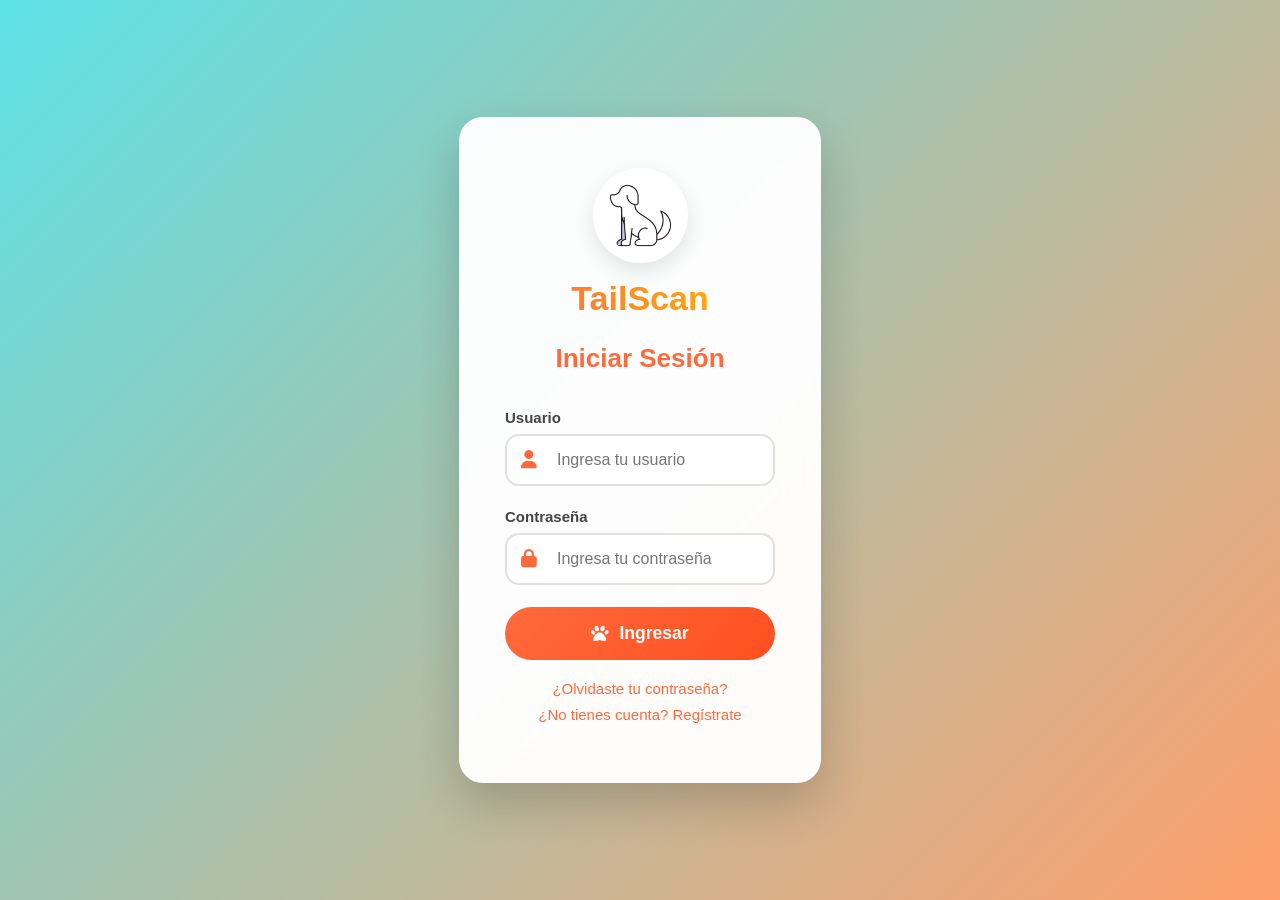
<file: index.html>
<!DOCTYPE html>
<html lang="es">
<head>
    <meta charset="UTF-8">
    <meta name="viewport" content="width=device-width, initial-scale=1.0">
    <title>TailScan - Iniciar Sesión</title>
    <link rel="stylesheet" href="assets/css/styles.css">
    <link rel="stylesheet" href="https://cdnjs.cloudflare.com/ajax/libs/font-awesome/6.6.0/css/all.min.css"/>
</head>
<body>
    <main>
        <div class="login-container">
            
            <!-- Logo / Icono -->
            <div class="logo-container">
                <img src="assets/img/mascota.png" alt="TailScan" class="dog-icon">
                <h1 class="title">TailScan</h1>
            </div>

            <h2 class="login-heading">Iniciar Sesión</h2>

            <form action="#" method="post" id="loginForm">
                <div class="input-group">
                    <label for="user">Usuario</label>
                    <div class="input-wrapper">
                        <i class="fas fa-user"></i>
                        <input type="text" id="user" placeholder="Ingresa tu usuario" required>
                    </div>
                </div>

                <div class="input-group">
                    <label for="password">Contraseña</label>
                    <div class="input-wrapper">
                        <i class="fas fa-lock"></i>
                        <input type="password" id="password" placeholder="Ingresa tu contraseña" required>
                    </div>
                </div>

                <button type="button" class="btn-login" id="btn">
                    <i class="fas fa-paw"></i> Ingresar
                </button>
            </form>

            <div class="footer-links">
                <a href="#">¿Olvidaste tu contraseña?</a>
                <a href="#">¿No tienes cuenta? Regístrate</a>
            </div>
        </div>
    </main>

    <script src="assets/js/logIn.js"></script>
</body>
</html>
</file>
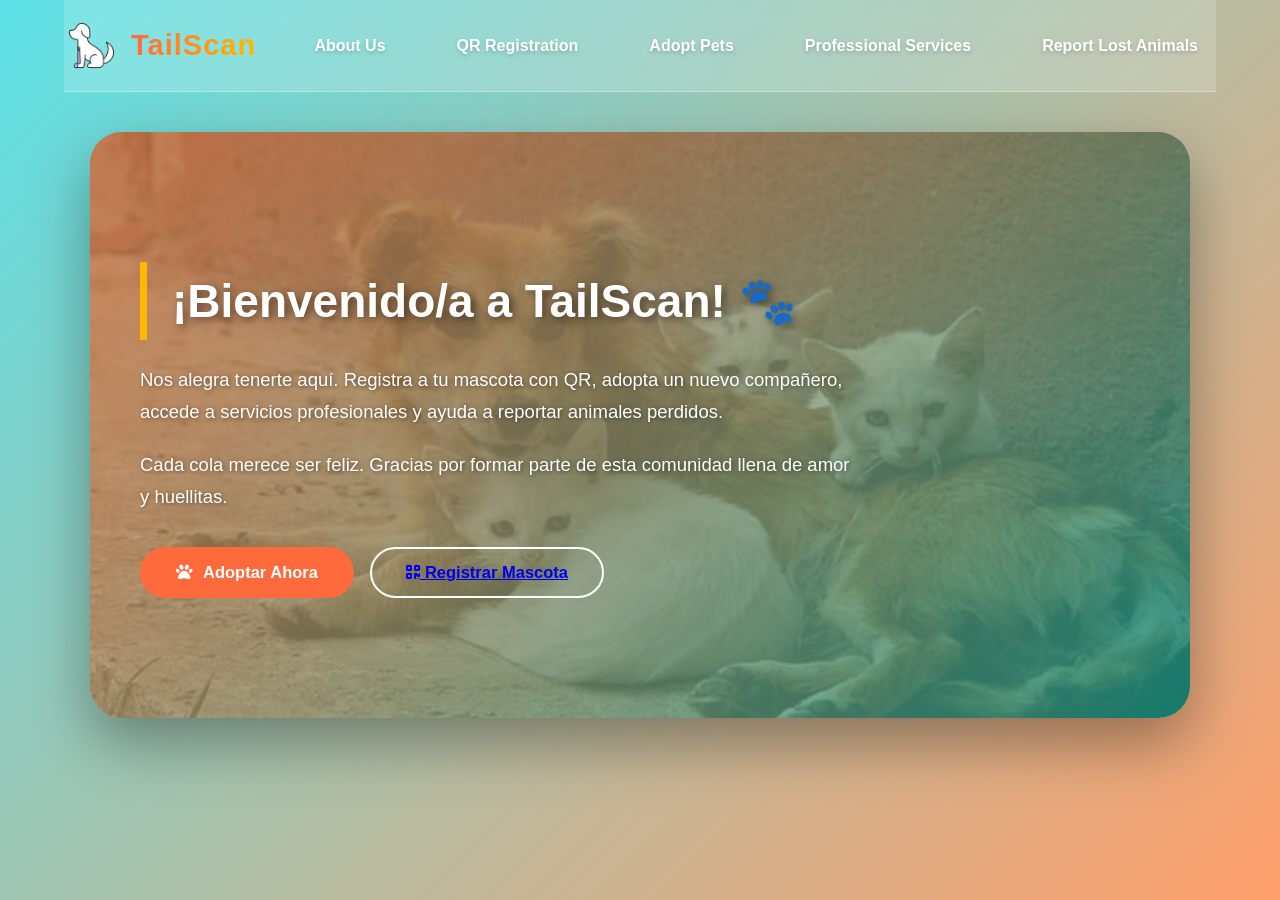
<file: components/home.html>
<!DOCTYPE html>
<html lang="es">
<head>
  <meta charset="UTF-8" />
  <meta name="viewport" content="width=device-width, initial-scale=1.0"/>
  <title>TailScan - Cuidado y Amor para Mascotas</title>
  
  <link rel="stylesheet" href="../assets/css/home.css" />
  <link rel="stylesheet" href="https://cdnjs.cloudflare.com/ajax/libs/font-awesome/6.6.0/css/all.min.css"/>
</head>
<body>

  <!-- Header -->
  <header class="header">
    <div class="logo">
      <img src="../assets/img/mascota.png" alt="TailScan" onerror="this.src='https://via.placeholder.com/55/FF6A3D/ffffff?text=🐾'">
      <h1>TailScan</h1>
    </div>
    
    <nav class="navbar">
      <ul>
        <li><a href="#">About Us</a></li>
        <li><a href="#">QR Registration</a></li>
        <li><a href="#">Adopt Pets</a></li>
        <li><a href="#">Professional Services</a></li>
        <li><a href="#">Report Lost Animals</a></li>
      </ul>
    </nav>
  </header>

  <!-- Hero -->
  <section class="hero">
    <h2>¡Bienvenido/a a TailScan! 🐾</h2>
    <p>
      Nos alegra tenerte aquí. Registra a tu mascota con QR, adopta un nuevo compañero, 
      accede a servicios profesionales y ayuda a reportar animales perdidos.
    </p>
    <p>
      Cada cola merece ser feliz. Gracias por formar parte de esta comunidad llena de amor y huellitas.
    </p>
    
    <div class="buttons">
      <button class="btn-primary">
        <i class="fas fa-paw"></i> Adoptar Ahora
      </button>
      <button class="btn-secondary">
        <a href="form.html"><i class="fas fa-qrcode"></i> Registrar Mascota</a>
      </button>
    </div>
  </section>

</body>
</html>
</file>
<file: assets/css/styles.css>
* {
    margin: 0;
    padding: 0;
    box-sizing: border-box;
}

body {
    font-family: 'Segoe UI', Tahoma, Geneva, Verdana, sans-serif;
    background: linear-gradient(135deg, #5CE1E6 0%, #FF9F6B 100%);
    min-height: 100vh;
    display: flex;
    align-items: center;
    justify-content: center;
    color: #333;
}

.login-container {
    background: rgba(255, 255, 255, 0.96);
    backdrop-filter: blur(16px);
    padding: 50px 45px;           /* Aumentado */
    border-radius: 24px;
    box-shadow: 0 20px 45px rgba(0, 0, 0, 0.18);
    width: 100%;
    max-width: 480px;             /* ← Más ancho (antes 420px) */
    text-align: center;
    border: 1px solid rgba(255, 255, 255, 0.7);
}

.logo-container {
    margin-bottom: 25px;
}

.dog-icon {
    width: 95px;
    height: 95px;
    border-radius: 50%;
    background: white;
    padding: 10px;
    box-shadow: 0 8px 20px rgba(0, 0, 0, 0.1);
    margin-bottom: 12px;
}

.title {
    font-size: 34px;
    font-weight: 700;
    background: linear-gradient(90deg, #FF6A3D, #FFB800);
    -webkit-background-clip: text;
    background-clip: text;
    color: transparent;
}

.login-heading {
    color: #FF6A3D;
    margin-bottom: 35px;
    font-size: 26px;
    font-weight: 600;
}

/* Inputs */
.input-group {
    margin-bottom: 22px;
    text-align: left;
}

.input-group label {
    display: block;
    margin-bottom: 8px;
    font-weight: 600;
    color: #444;
    font-size: 15px;
}

.input-wrapper {
    position: relative;
}

.input-wrapper i {
    position: absolute;
    left: 16px;
    top: 50%;
    transform: translateY(-50%);
    color: #FF6A3D;
    font-size: 18px;
}

.input-wrapper input {
    width: 100%;
    padding: 15px 16px 15px 50px;
    border: 2px solid #e0e0e0;
    border-radius: 14px;
    font-size: 16px;
    transition: all 0.3s ease;
}

.input-wrapper input:focus {
    outline: none;
    border-color: #FF6A3D;
    box-shadow: 0 0 0 4px rgba(255, 106, 61, 0.15);
}

/* Botón */
.btn-login {
    width: 100%;
    padding: 16px;
    margin: 15px 0 20px;
    background: linear-gradient(135deg, #FF6A3D, #FF4F1F);
    color: white;
    border: none;
    border-radius: 50px;
    font-size: 17.5px;
    font-weight: 600;
    cursor: pointer;
    transition: all 0.4s ease;
    display: flex;
    align-items: center;
    justify-content: center;
    gap: 10px;
}

.btn-login:hover {
    transform: translateY(-4px);
    box-shadow: 0 15px 30px rgba(255, 106, 61, 0.45);
}

/* Enlaces */
.footer-links {
    margin-top: 20px;
}

.footer-links a {
    display: block;
    color: #FF6A3D;
    text-decoration: none;
    margin: 9px 0;
    font-size: 15px;
}

.footer-links a:hover {
    text-decoration: underline;
}

/* Responsive */
@media (max-width: 520px) {
    .login-container {
        margin: 20px;
        padding: 40px 30px;
        max-width: 100%;
    }
}
</file>
<file: assets/css/home.css>
* {
    margin: 0;
    padding: 0;
    box-sizing: border-box;
}

body {
    text-align: center;
    background: linear-gradient(135deg, #5CE1E6 0%, #FF9F6B 100%);
    font-family: 'Segoe UI', Tahoma, Geneva, Verdana, sans-serif;
    line-height: 1.7;
    min-height: 100vh;
    color: #333;
}

/* Header */
.header {
    margin: 0 auto;
    display: flex;
    justify-content: space-between;
    align-items: center;
    width: 90%;
    max-width: 1220px;
    padding: 18px 0;
    position: sticky;
    top: 0;
    z-index: 100;
    background: rgba(255, 255, 255, 0.18);
    backdrop-filter: blur(14px);
    border-bottom: 1px solid rgba(255,255,255,0.3);
}

.logo {
    display: flex;
    align-items: center;
    gap: 12px;
    transition: transform 0.3s ease;
}

.logo:hover {
    transform: scale(1.08);
}

.logo img {
    width: 55px;
}

.logo h1 {
    font-size: 29px;
    font-weight: 700;
    background: linear-gradient(90deg, #FF6A3D, #FFB800);
    -webkit-background-clip: text;
    background-clip: text;
    color: transparent;
    letter-spacing: 1px;
}

/* Navbar */
.navbar ul {
    display: flex;
    gap: 35px;
    list-style: none;
}

.navbar a {
    text-decoration: none;
    color: #ffffff;
    font-weight: 600;
    padding: 10px 18px;
    transition: all 0.3s ease;
    position: relative;
    border-radius: 30px;
    text-shadow: 0 2px 4px rgba(0,0,0,0.2);
}

.navbar a:hover {
    background: rgba(255, 255, 255, 0.25);
    transform: translateY(-3px);
}

/* Hero */
.hero {
    padding: 130px 50px 110px;
    max-width: 1100px;
    width: 90%;
    margin: 40px auto;
    border-radius: 32px;
    color: #ffffff;
    background: linear-gradient(135deg, rgba(255, 106, 61, 0.65), rgba(0, 201, 183, 0.65)), 
                url("../img/descarga (6).jpg");
    background-attachment: fixed;
    background-size: cover;
    background-position: center;
    box-shadow: 0 25px 60px rgba(0, 0, 0, 0.35);
    text-align: left;
    position: relative;
    overflow: hidden;
}

.hero::before {
    content: '';
    position: absolute;
    inset: 0;
    background: linear-gradient(135deg, rgba(255,180,100,0.25), transparent);
    z-index: 1;
    border-radius: 32px;
}

.hero > * {
    position: relative;
    z-index: 2;
}

.hero h2 {
    font-size: 46px;
    margin-bottom: 24px;
    font-weight: 700;
    text-shadow: 3px 3px 8px rgba(0,0,0,0.5);
    border-left: 7px solid #FFB800;
    padding-left: 25px;
}

.hero p {
    font-size: 18.5px;
    margin-bottom: 22px;
    max-width: 720px;
    text-shadow: 1px 1px 4px rgba(0,0,0,0.45);
}

/* Botones */
.buttons {
    margin-top: 25px;
}

.btn-primary, .btn-secondary {
    margin: 10px 12px 10px 0;
    border-radius: 50px;
    font-size: 16.5px;
    font-weight: 600;
    padding: 14px 34px;
    cursor: pointer;
    transition: all 0.4s ease;
    display: inline-flex;
    align-items: center;
    gap: 10px;
}

.btn-primary {
    background: #FF6A3D;
    color: white;
    border: 2px solid #FF6A3D;
}

.btn-primary:hover {
    background: #FF4F1F;
    transform: translateY(-5px) scale(1.05);
    box-shadow: 0 15px 35px rgba(255, 106, 61, 0.4);
}

.btn-secondary {
    background: transparent;
    color: white;
    border: 2px solid #ffffff;
}

.btn-secondary:hover {
    background: rgba(255,255,255,0.15);
    transform: translateY(-5px) scale(1.05);
    border-color: #FFB800;
}

/* Responsive */
@media (max-width: 768px) {
    .header {
        flex-direction: column;
        gap: 20px;
    }
    
    .navbar ul {
        gap: 20px;
        flex-wrap: wrap;
        justify-content: center;
    }
    
    .hero {
        padding: 80px 30px;
        margin: 20px auto;
    }
    
    .hero h2 {
        font-size: 36px;
    }
}

@media (max-width: 480px) {
    .hero button {
        display: block;
        width: 100%;
        max-width: 300px;
        margin: 12px auto;
    }
}

html { scroll-behavior: smooth; }
</file>
